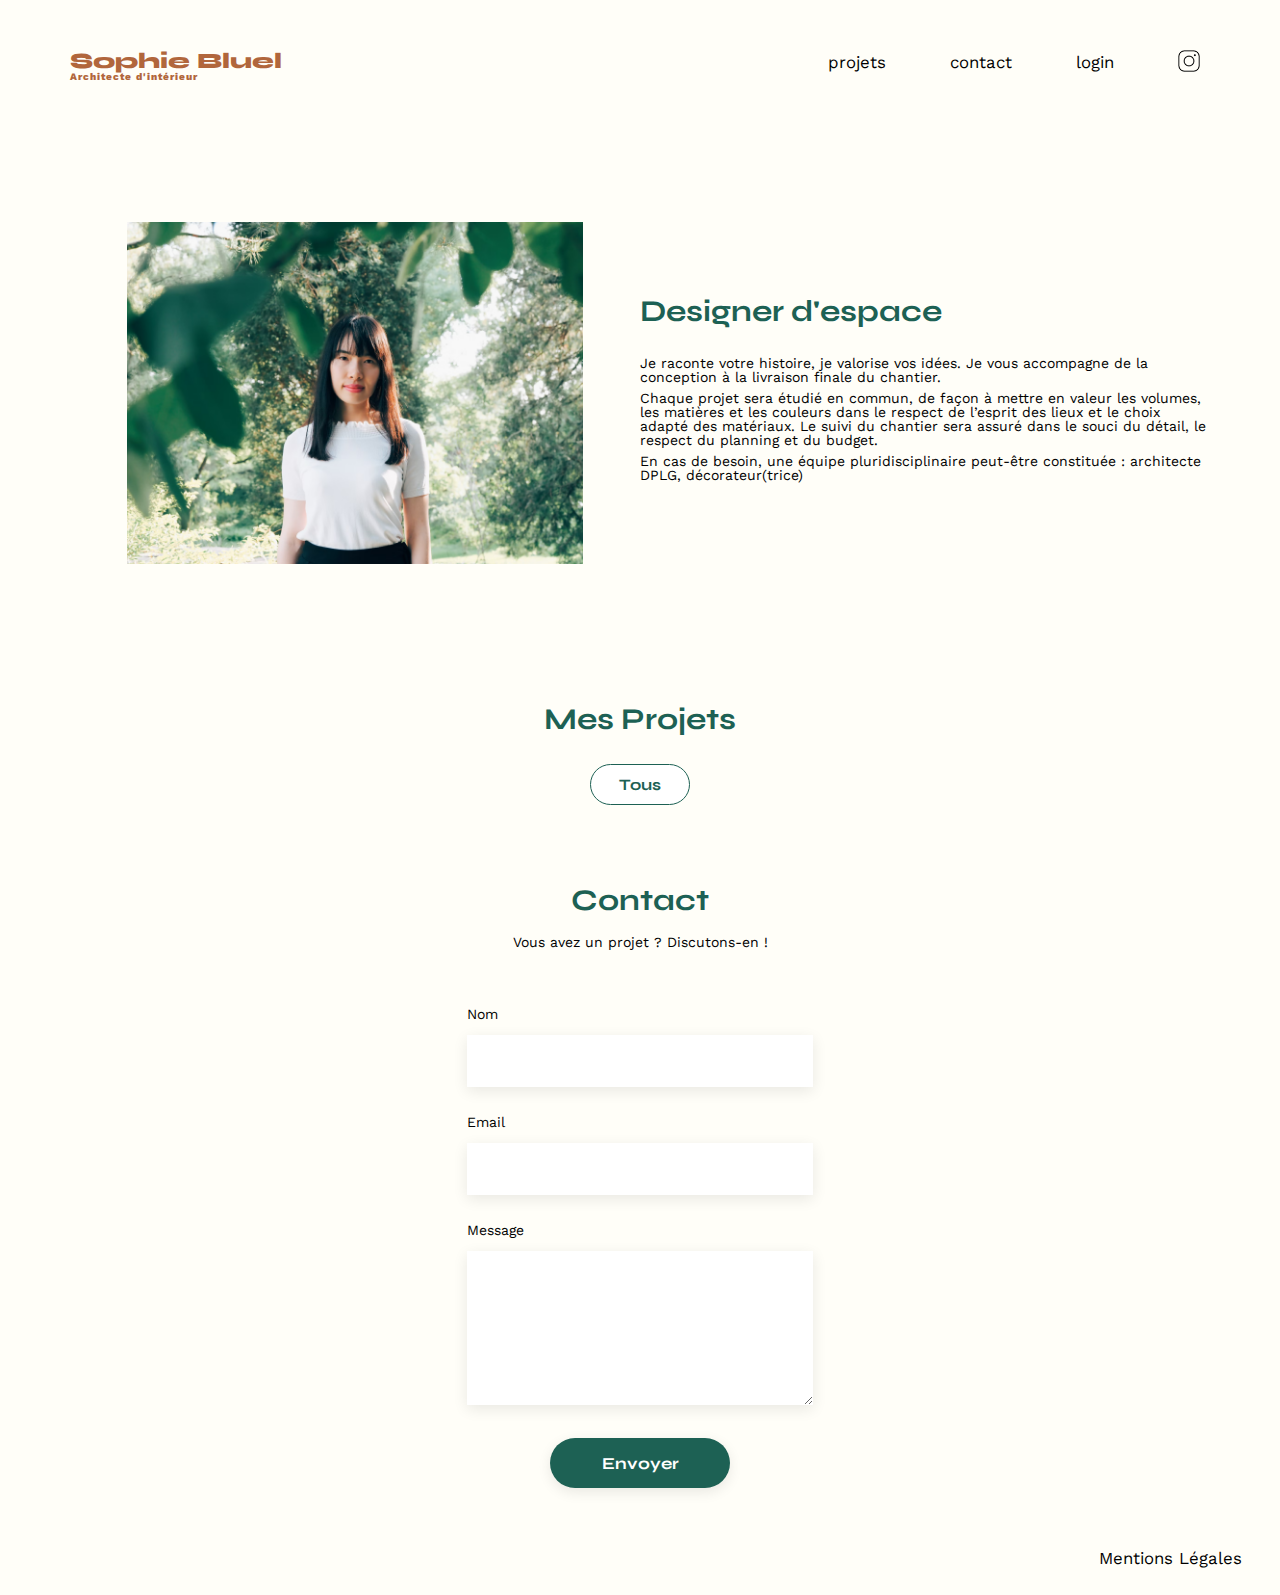
<file: FrontEnd/index.html>
<!DOCTYPE html>
<html lang="fr">
<head>
	<meta charset="UTF-8">
	<title>Sophie Bluel - Architecte d'intérieur</title>
	<meta name="viewport" content="width=device-width, initial-scale=1.0">
	<link rel="preconnect" href="https://fonts.googleapis.com">
	<link rel="preconnect" href="https://fonts.gstatic.com" crossorigin>
	<link href="https://fonts.googleapis.com/css2?family=Syne:wght@700;800&family=Work+Sans&display=swap" rel="stylesheet">
	<meta name="description" content="">
	<link rel="stylesheet" href="./assets/style.css">
	<script src="./assets/variables.js" defer></script>
	<script src="./assets/modal.js" defer></script>
	<script src="./assets/script.js" defer></script>
	

</head>
<body>
<header>
	<h1>Sophie Bluel <span>Architecte d'intérieur</span></h1>
	<nav>
		<ul>
			<li><a href=./index.html>projets</a></li>
			<li><a href=#contact>contact</a></li>
			<li><a id="login" href=./login.html>login</a></li>
			<li><img src="./assets/icons/instagram.png" alt="Instagram"></li>
		</ul>
	</nav>
</header>
<main>
	<section id="introduction">
		<figure>
			<img src="./assets/images/sophie-bluel.png" alt="">
		</figure>
		<article>
			<h2>Designer d'espace</h2>
			<p>Je raconte votre histoire, je valorise vos idées. Je vous accompagne de la conception à la livraison finale du chantier.</p>
			<p>Chaque projet sera étudié en commun, de façon à mettre en valeur les volumes, les matières et les couleurs dans le respect de l’esprit des lieux et le choix adapté des matériaux. Le suivi du chantier sera assuré dans le souci du détail, le respect du planning et du budget.</p>
			<p>En cas de besoin, une équipe pluridisciplinaire peut-être constituée : architecte DPLG, décorateur(trice)</p>
		</article>
	</section>
	<section id="portfolio">
		<div class=portfolioTitle>
			<h2>Mes Projets</h2>
		</div>
		<div class=filters></div>
		<div class="gallery"></div>
	</section>
	<section id="contact">
		<h2>Contact</h2>
		<p>Vous avez un projet ? Discutons-en !</p>
		<form action="#" method="post">
			<label for="name">Nom</label>
			<input type="text" name="name" id="name">
			<label for="email">Email</label>
			<input type="email" name="email" id="email">
			<label for="message">Message</label>
			<textarea name="message" id="message" cols="30" rows="10"></textarea>
			<input type="submit" value="Envoyer">
		</form>
	</section>

	<section id="modalSection" class="hidden">
		<div id="modal">
			<div class="modalNav">
				<img class="modalArrowReturn hidden" src="./assets/icons/arrow-left.png">
				<img class="modalCrossClose" src="./assets/icons/close.png">
			</div>
			<div class="modalEditionGallery">
				<h3>Galerie photo</h3>
				<div class="modalGallery"></div>
				<div class="modalSeparationLine"></div>
				<div class="modalButtonAddPicture">Ajouter une photo</div>
				<div class="modalButtonSupprAllProjects">Supprimer la galerie</div>
			</div>
			<div class="modalAddProject hidden">
				<h3>Ajout photo</h3>
				<form id="modalForm" method="POST" enctype="multipart/form-data">
					<div class="modalPreview">
						<img class="modalPreviewNoPicture"src="./assets/icons/picture.png">
						<img class="modalPreviewImg hidden">
						<div class="modalPreviewInputPicture">
							<label for="sendPicture">+ Ajouter photo</label>
							<input type="file" id="sendPicture" name="sendPicture" accept="image/png, image/jpeg">
						</div>
						<p class="modalPreviewP">jpg, png : 4mo max</p>
					</div>
					<label class="modalLabel" for="pictureTitle">Titre</label>
					<input class="modalField" type="text" id="pictureTitle" name="pictureTitle">
					<label class="modalLabel" for="pictureCategorie">Catégorie</label>
					<select class="modalField modalSelectCategorie" name="pictureCategorie" id="pictureCategorie">
					</select>
					<div class="modalSeparationLine"></div>
					<div class="divModalValidateButton">
						<button class="modalValidateButton" disabled="true">Valider</button>
					</div>
				</form>
			</div>
		</div>
	</section>
</main>

<footer>
	<nav>
		<ul>
			<li>Mentions Légales</li>
		</ul>
	</nav>
</footer>
</body>
</html>
</file>
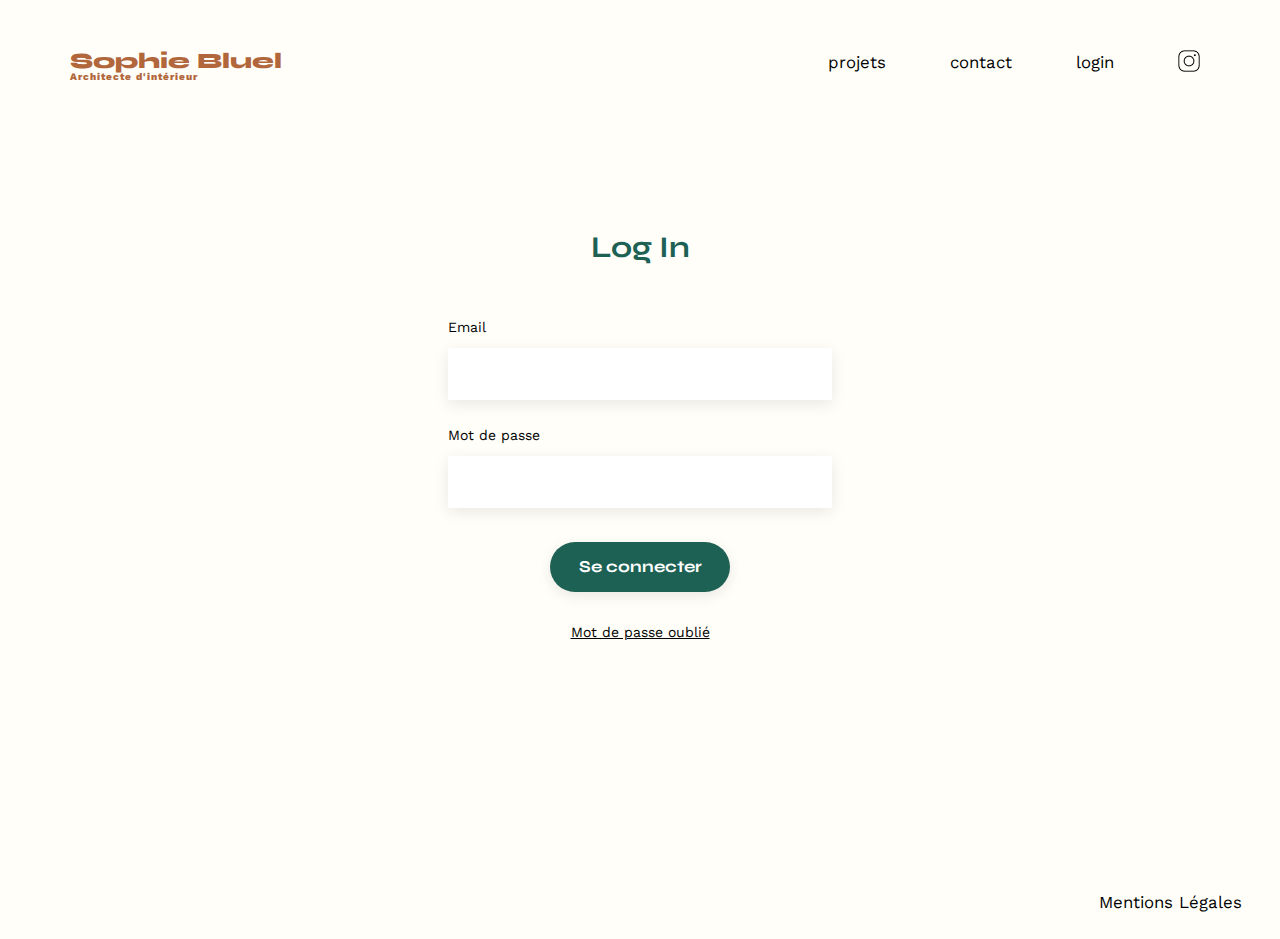
<file: FrontEnd/login.html>
<!DOCTYPE html>
<html lang="fr">
<head>
	<meta charset="UTF-8">
	<title>Sophie Bluel - Architecte d'intérieur</title>
	<meta name="viewport" content="width=device-width, initial-scale=1.0">
	<link rel="preconnect" href="https://fonts.googleapis.com">
	<link rel="preconnect" href="https://fonts.gstatic.com" crossorigin>
	<link href="https://fonts.googleapis.com/css2?family=Syne:wght@700;800&family=Work+Sans&display=swap" rel="stylesheet">
	<meta name="description" content="">
	<link rel="stylesheet" href="./assets/style.css">
	<script src="./assets/variables.js" defer></script>
	<script src="./assets/login.js" defer></script>
</head>
<body>
<header>
	<h1>Sophie Bluel <span>Architecte d'intérieur</span></h1>
	<nav>
		<ul>
			<li><a href=./index.html>projets</a></li>
			<li><a href=./index.html#contact>contact</a></li>
			<li><a href=./login.html>login</a></li>
			<li><img src="./assets/icons/instagram.png" alt="Instagram"></li>
		</ul>
	</nav>
</header>
<main>
	<section id="login">
		<h2>Log In</h2>
		<form class="loginForm" action="#" method="post">
			<label for="email">Email</label>
			<input type="email" name="email" id="loginEmail">
            <label for="password">Mot de passe</label>
			<input type="text" name="password" id="loginPassword">
			<input type="submit" value="Se connecter">
            <a class="forgetPassword" href=#>Mot de passe oublié</a>
		</form>
        
	</section>
</main>

<footer>
	<nav>
		<ul>
			<li>Mentions Légales</li>
		</ul>
	</nav>
</footer>
</body>
</html>
</file>
<file: FrontEnd/assets/style.css>
/* http://meyerweb.com/eric/tools/css/reset/
   v2.0 | 20110126
   License: none (public domain)
*/

html, body, div, span, applet, object, iframe,
h1, h2, h3, h4, h5, h6, p, blockquote, pre,
a, abbr, acronym, address, big, cite, code,
del, dfn, em, img, ins, kbd, q, s, samp,
small, strike, strong, sub, sup, tt, var,
b, u, i, center,
dl, dt, dd, ol, ul, li,
fieldset, form, label, legend,
table, caption, tbody, tfoot, thead, tr, th, td,
article, aside, canvas, details, embed,
figure, figcaption, footer, header, hgroup,
menu, nav, output, ruby, section, summary,
time, mark, audio, video {
	margin: 0;
	padding: 0;
	border: 0;
	font-size: 100%;
	font: inherit;
	vertical-align: baseline;
}
/* HTML5 display-role reset for older browsers */
article, aside, details, figcaption, figure,
footer, header, hgroup, menu, nav, section {
	display: block;
}
body {
	line-height: 1;
	background-color: #FFFEF8;
}
ol, ul {
	list-style: none;
}
blockquote, q {
	quotes: none;
}
blockquote:before, blockquote:after,
q:before, q:after {
	content: '';
	content: none;
}
table {
	border-collapse: collapse;
	border-spacing: 0;
}

/*reset a */
a, a:visited , a:active , a:focus{
	color: black;
	text-decoration: none;
}

/** end reset css**/
body {
	/* max-width: 1140px; */
	margin:auto;
	font-family: 'Work Sans' ;
	font-size: 14px;
	position: relative;
}
header {
	display: flex;
	justify-content: space-between;
	margin: 50px auto;
	max-width: 1140px;
}



section {
	margin: 50px auto;
	max-width: 1140px;
}

h1{
	display: flex;
	flex-direction: column;
	font-family: 'Syne';
	font-size: 22px;
	font-weight: 800;
	color: #B1663C
}

h1 > span {
	font-family: 'Work Sans';
	font-size:10px;
	letter-spacing: 0.1em;
;
}

h2{
	font-family: 'Syne';
	font-weight: 700;
	font-size: 30px;
	color: #1D6154
}
nav ul {
	display: flex;
	align-items: center;
	list-style-type: none;
	gap:44px;
}
nav li {
	padding: 0 10px;
	font-size: 1.2em;
}

nav img{
	width: 22px;
	height: 22px;
}

li:hover a{
	color: #B1663C;
}
#introduction {
	display: flex;
	align-items: center;
	margin : 140px auto;
}
#introduction figure {
	flex: 1
}
#introduction img {
	display: block;
	margin: auto;
	width: 80%;
}

#introduction article {
	flex: 1;
}
#introduction h2 {
	margin-bottom: 1em;
}

#introduction p {
	margin-bottom: 0.5em;
}
#portfolio h2 {
	text-align: center;
	margin-bottom: 1em;
}

/* #portfolio  */
.filters{
	display : flex;
	justify-content: center;
	gap : 10px;
}

/* #portfolio  */
.filters button {
	padding: 10px 15px;
	min-width: 100px;
	border-radius: 60px;
	background-color : white;
	border: 1px solid #1D6154; 
	color: #1D6154;
	text-align: center;
	font-size: 16px;
	font-family: Syne;
	font-weight: 700; 
	cursor: pointer;
}

/* #portfolio  */
.filters .selected{
	color: white;
	background-color: #1D6154;
}

.gallery {
	width: 100%;
	display: grid;
	grid-template-columns: 1fr 1fr 1fr;
	grid-column-gap: 20px;
	grid-row-gap: 20px;
	margin-top: 30px;
}

.gallery img {
	width: 100%;

}
#contact {
	width: 50%;
	margin: auto;
	display: flex;
	flex-direction: column;
	align-items: center;
}
#contact > * {
	text-align: center;

}
#contact h2{
	margin-bottom: 20px;
}
#contact form {
	width: 54%;
	text-align: left;
	margin-top:30px;
	display: flex;
	flex-direction: column;
}

#contact input {
	height: 50px;
	font-size: 1.2em;
	border: none;
	box-shadow: 0px 4px 14px rgba(0, 0, 0, 0.09);
}
#contact label {
	margin: 2em 0 1em 0;
}
#contact textarea {
	border: none;
	box-shadow: 0px 4px 14px rgba(0, 0, 0, 0.09);
}

input[type="submit"]{
	font-family: 'Syne';
	font-weight: 700;
	color: white;
	background-color: #1D6154;
	margin : 2em auto ;
	width: 180px;
	text-align: center;
	border-radius: 60px ;
}

footer nav ul {
	display: flex;
	justify-content: flex-end;
	margin: 2em
}

#login {
	width: 30%;
	margin: 150px auto 255px auto;
}
#login > * {
	text-align: center;

}
#login h2{
	margin-bottom: 20px;
}
#login form {
	text-align: left;
	margin-top:30px;
	display: flex;
	flex-direction: column;
}

#login input {
	height: 50px;
	font-size: 1.2em;
	border: none;
	box-shadow: 0px 4px 14px rgba(0, 0, 0, 0.09);
}
#login label {
	margin: 2em 0 1em 0;
}
#login textarea {
	border: none;
	box-shadow: 0px 4px 14px rgba(0, 0, 0, 0.09);
}

.forgetPassword{
	text-decoration: underline;
	margin : auto;
}

#errorMessage{
	text-align: center;
	color : red;
	margin : 10px;
}

#divEditionMain{
	display: flex;
	width: 100%;
	height: 59px;
	align-items: center;
	justify-content: center;
	background-color: black;
	color: White;
	gap: 10px;
	
}

#divEditionMain div{
	background-color: #FFFEF8;
	color: black;
	padding: 11px 23px;
	border-radius: 60px;
	margin-left: 12px;
	cursor: pointer;
}

#divEditionPfp{
	display: flex;
	align-items: flex-start;
	margin: auto;
	padding-top: 10px;;
	width: 80%;
	gap : 8px;
	cursor: pointer;
}

#divEditionPfp img{
	height : 18px;
	width: 18px;
	margin:0;
}

.portfolioTitle {
	display: flex;
	justify-content: center;
	align-items: center;
	gap: 30px;
}

#divEditionGallery{
	display: flex;
	gap : 8px;
	margin-bottom: 30px;
	cursor: pointer;
}

#divEditionGallery img{
	height : 18px;
	width: 18px;
}


/* MODAL */

#modalSection{
	display: flex;
    position: fixed;
    top:0;
	left:0;
	margin-top: 0px;
	height: 100vh;
	width: 100vw;
	max-width: none;
	background-color: rgba(0, 0, 0, 0.30);
}

#modal{
	position: absolute;
	width: 570px;
	/* max-height: 80%; */
    top: 50%;
    left: 50%;
	transform: translate(-50%,-50%);
	display: flex;
	flex-direction: column;
	background-color: white;
	border-radius:10px;
	padding: 30px;
}

.modalNav{
	display: flex;
	justify-content:flex-end;
	width : 100%;
	margin-bottom : 10px;
}

.modalArrowReturn{
	position: relative;
	display: flex;
	width: 21px;
	height: 21px;
	top:0;
	right:525px;
	cursor: pointer;
}

.modalCrossClose{
	cursor: pointer;
}

.modalEditionGallery{
	display: flex;
	flex-direction: column;
	align-items: center;
}

h3{
	text-align: center;
	font-family: Work Sans;
	font-size: 26px;
	margin-bottom : 40px;
}

.modalGallery{
	display: flex;
	flex-wrap: wrap;	
	gap : 7px;
	margin : 0 75px;
}

.modalGallery figure{
	position: relative;
	margin-bottom : 5px;
}

.modalGallery img{
	width: 78px;
	height: 104px;
}

figure .drag{
	display: none;
	position: absolute;
	top: 6px;
	left : 35px;
	width : 17px;
	height: 17px;
	border-radius: 1px;
	cursor: pointer;
}

figure:hover .drag{
	display: flex;
}

figure .trash{
	position: absolute;
	top: 6px;
	left : 55px;
	width : 9px;
	height: 11px;
	padding: 3px 4px;
	border-radius: 1px;
	cursor: pointer;
	background-color: black;
}

.modalSeparationLine{
	content: "";
	display: block;
	width: 420px;
	height: 1px; 
	background: #B3B3B3; 
	margin-bottom: 38px;
	margin-top: 47px;
}

.modalButtonAddPicture{
	width: 237px;
	border-radius: 60px;
	background: #1D6154; 
	color: #FFF;
	text-align: center;
	font-family: Syne;
	font-size: 14px;
	padding:10px;
	margin-bottom: 23px;
	cursor: pointer;
}

.modalButtonSupprAllProjects{
	color: #D65353;
	text-align: center;
	font-family: Syne;
	font-size: 14px;
	margin-bottom:18px;
	cursor: pointer;
}

.modalAddProject {
	display: flex;
	flex-direction: column;
	align-items: center;
}

#modalForm{
	display: flex;
	flex-direction:column;
}

.modalPreview{
	display: flex;
	flex-direction: column;
	align-items: center;
	width: 420px;
	height: 170px;
	border-radius: 3px;
	background: #E8F1F6;
	margin-bottom: 30px;
}

.modalPreviewNoPicture{
	margin : 22px 0 15px 0;
}

.modalPreviewImg{
	height: 100%;
}

.modalPreviewInputPicture{
	position: relative;
	margin-top: 15px;
	cursor: pointer;
}

.modalPreviewInputPicture label{
	position: relative;
	width: 173px;
	height: 36px;
	padding: 10px 33px;
	border-radius: 50px;
	background: #CBD6DC;
	color: #306685;
	text-align: center;
	font-family: Work Sans;
	font-size: 14px;
	cursor: pointer;
}

.divModalValidateButton{
	display: flex;
	justify-content: center;
}

.modalPreviewInputPicture input{
	position : absolute;
	top:0;
	left: 0;
	opacity: 0;
	cursor: pointer;
	z-index:-1;
}

.modalValidateButton{
	width: 237px;
	border-radius: 60px;
	background-color: #A7A7A7; 
	color: #FFF;
	text-align: center;
	font-family: Syne;
	font-size: 14px;
	padding:10px;
	margin-bottom: 23px;
	border: none;
}

.modalPreview p{
	color: #444;
	text-align: center;
	font-size: 10px;
	margin-top:17px;
}

.modalLabel {
	color: #3D3D3D;
	margin-bottom: 10px;
}

.modalField{
	width: 420px;
	height: 51px;
	background: #FFF;
	box-shadow: 0px 4px 14px 0px rgba(0, 0, 0, 0.09);
	border: none;
	padding:0;
}

.modalSelectCategorie{
	cursor: pointer; 
}

#pictureTitle{
	margin-bottom: 20px;
}

#modalSection.hidden{
	display: none;
}

.hidden{
	display: none;
}
</file>
